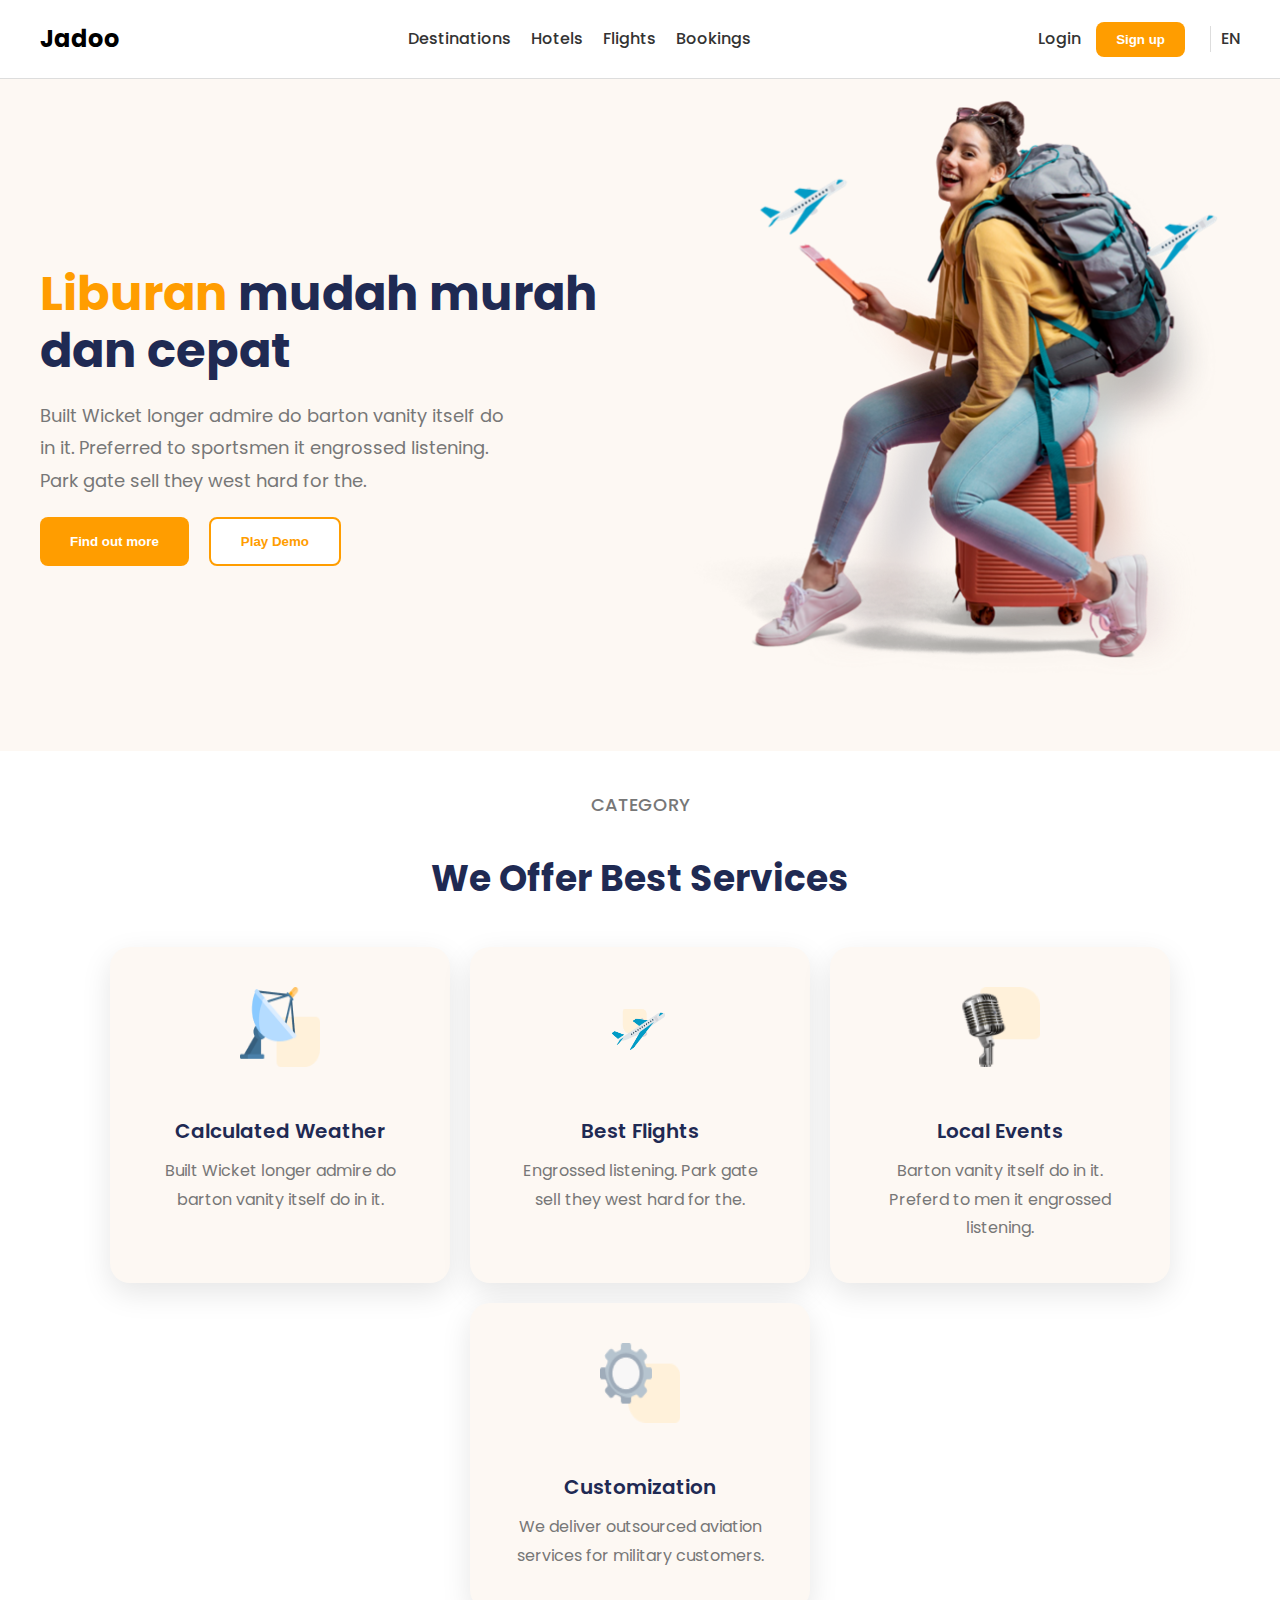
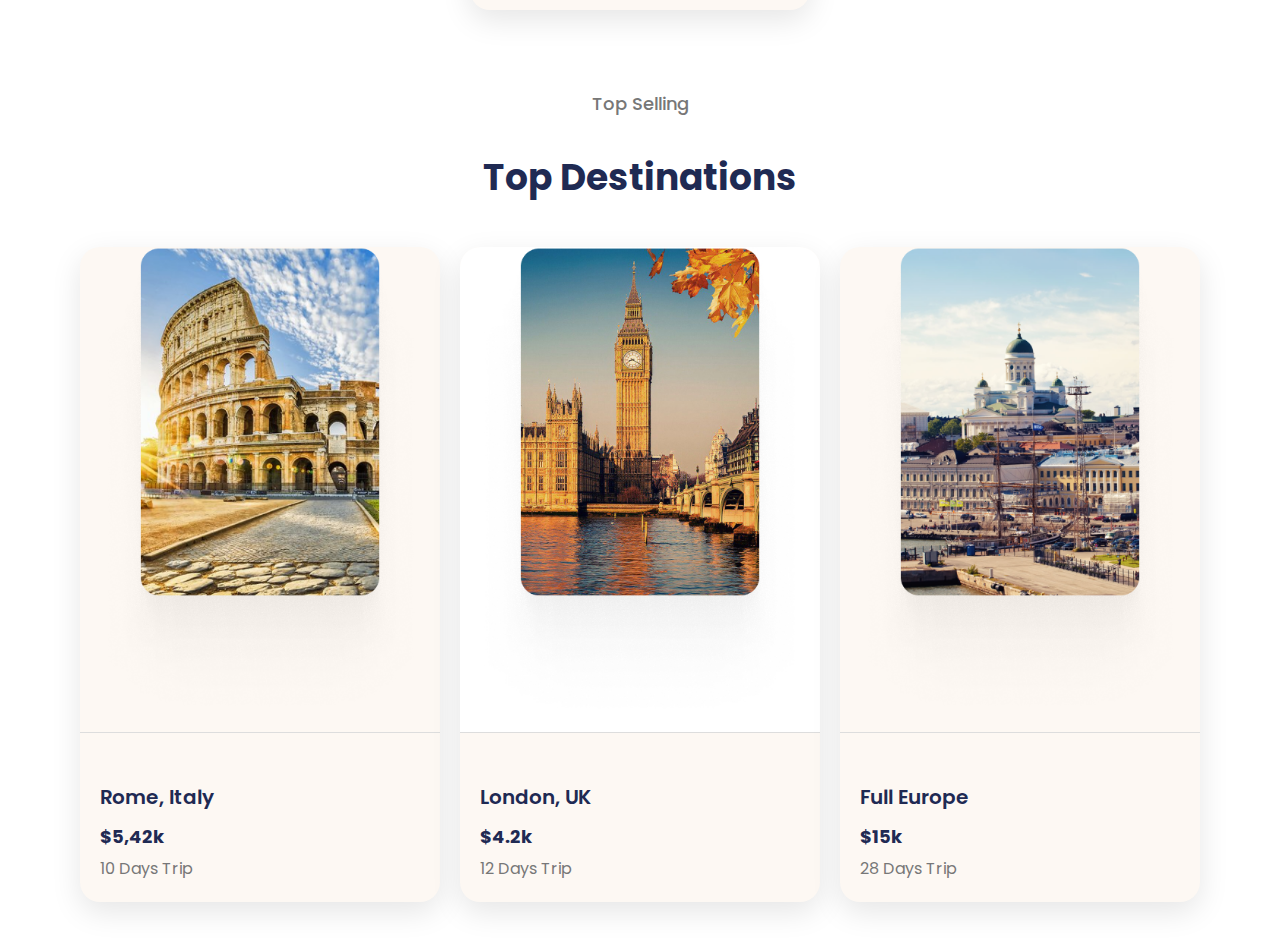
<file: index.html>
<!DOCTYPE html>
<html lang="en">
<head>
    <meta charset="UTF-8">
    <meta name="viewport" content="width=device-width, initial-scale=1.0">
    <title>Tangguh Chandra W-XIPPLG4</title>
    <link rel="stylesheet" href="style.css">
    <script src="script.js"></script>
    <script defer>
        const hamburger = document.querySelector('.hamburger');
        const menu = document.querySelector('.menu');
    
        hamburger.addEventListener('click', () => {
            menu.classList.toggle('active');
        });
    </script>
    
    
    <link href="https://fonts.googleapis.com/css2?family=Poppins:wght@400;500;600;700&display=swap" rel="stylesheet">
</head>
<body>
    
    <header>
        <nav>
            <div class="logo">Jadoo</div>
            <ul class="menu">
                <li><a href="#">Destinations</a></li>
                <li><a href="#">Hotels</a></li>
                <li><a href="#">Flights</a></li>
                <li><a href="#">Bookings</a></li>
            </ul>
            <div class="auth-links">
                <a href="#">Login</a>
                <button>Sign up</button>
                <a href="#" class="language">EN</a>
            </div>
            <div class="hamburger">
                <div></div>
                <div></div>
                <div></div>
            </div>
        </nav>
    </header>

    <section class="hero">
        <div class="hero-content">
            <h1><span>Liburan</span> mudah murah dan cepat</h1>
            <p>Built Wicket longer admire do barton vanity itself do in it. Preferred to sportsmen it engrossed listening. Park gate sell they west hard for the.</p>
            <div class="cta-buttons">
                <button class="find-out-more">Find out more</button>
                <button class="play-demo">Play Demo</button>
            </div>
        </div>
        <div class="hero-image">
            <img src="traveler.png" alt="Traveler">
        </div>
    </section>

    <section class="services">
        <div class="services-header">
            <p class="category">CATEGORY</p>
            <h2>We Offer Best Services</h2>
        </div>
        <div class="services-cards">
            <div class="service-card">
                <img src="calculated-weather-icon.png" alt="Calculated Weather">
                <h3>Calculated Weather</h3>
                <p>Built Wicket longer admire do barton vanity itself do in it.</p>
            </div>
            <div class="service-card">
                <img src="best-flights-icon.png" alt="Best Flights">
                <h3>Best Flights</h3>
                <p>Engrossed listening. Park gate sell they west hard for the.</p>
            </div>
            <div class="service-card">
                <img src="local-events-icon.png" alt="Local Events">
                <h3>Local Events</h3>
                <p>Barton vanity itself do in it. Preferd to men it engrossed listening.</p>
            </div>
            <div class="service-card">
                <img src="customization-icon.png" alt="Customization">
                <h3>Customization</h3>
                <p>We deliver outsourced aviation services for military customers.</p>
            </div>
        </div>
    </section>

    <section class="top-destinations">
        <div class="top-destinations-header">
            <p class="category">Top Selling</p>
            <h2>Top Destinations</h2>
        </div>
        <div class="destination-cards">
            <div class="destination-card">
                <img src="rome.png" alt="Rome, Italy">
                <div class="destination-info">
                    <h3>Rome, Italy</h3>
                    <p class="price">$5,42k</p>
                    <p class="trip-duration">10 Days Trip</p>
                </div>
            </div>
            <div class="destination-card">
                <img src="London.jpg" alt="London, UK">
                <div class="destination-info">
                    <h3>London, UK</h3>
                    <p class="price">$4.2k</p>
                    <p class="trip-duration">12 Days Trip</p>
                </div>
            </div>
            <div class="destination-card">
                <img src="erope.png" alt="Full Europe">
                <div class="destination-info">
                    <h3>Full Europe</h3>
                    <p class="price">$15k</p>
                    <p class="trip-duration">28 Days Trip</p>
                </div>
            </div>
        </div>
    </section>
    <script src=""></script>
</body>
</html>
</file>
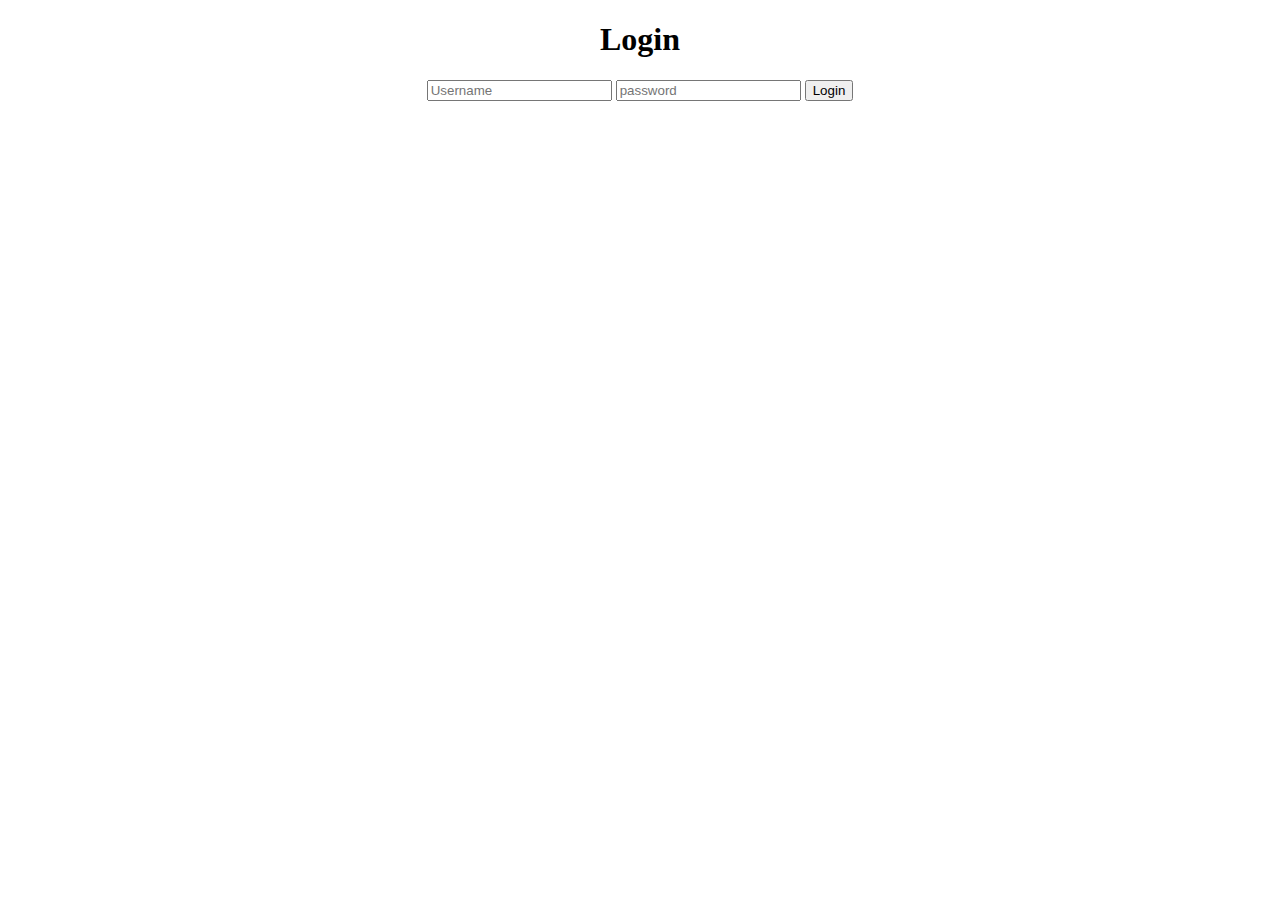
<file: login.html>
<!DOCTYPE html>
<html lang="en">
<head>
    <meta charset="UTF-8">
    <meta name="viewport" content="width=device-width, initial-scale=1.0">
    <title>Login</title>
    <style>
        h1,form{
            text-align: center;
        }
        
    </style>
</head>
<body>
    <h1>Login</h1>
    <form action="" >
       <input type="text" placeholder="Username" id="username"/> 
       <input type="password" placeholder="password" id="password" />
       <input type="button" value="Login" id="tombol" />
    </form>

    <script>
        const bnTombol = document.querySelector("#tombol");
        const txUsername = document.querySelector("#username");
        const txPassoword = document.querySelector("#password");

        bnTombol.addEventListener("click",function(){
            //console.log(txUsername.value);
            // if(txUsername.value == "akuuu"){
            //     console.log("Username anda benar");
            // }
            // if(txPassoword.value == "ggwp"){
            //     console.log("Password anda benar");
            // }
            if(txUsername.value == "akuuu" && txPassoword.value == "ggwp"){
               window.location="index.html";
            }else{
                alert("username dan password anda salah");
            }
        });

    </script>
    
</body>
</html>
</file>
<file: style.css>
/* Reset some basic styles */
body, h1, p, ul, li, button, a {
    margin: 0;
    padding: 0;
    box-sizing: border-box;
}

/* Basic page styles */
body {
    font-family: 'Poppins', sans-serif;
    line-height: 1.6;
    color: #333;
    background-color: #fff;
}

/* Header styles */
header {
    padding: 20px 40px;
    display: flex;
    justify-content: center;
    align-items: center;
    background-color: #fff;
    border-bottom: 1px solid #ddd;
}

nav {
    width: 100%;
    max-width: 1200px;
    display: flex;
    justify-content: space-between;
    align-items: center;
}

.logo {
    font-size: 24px;
    font-weight: bold;
    color: #000;
}

/* Menu Styles */
.menu {
    list-style: none;
    display: flex;
    gap: 20px;
}

.menu li a {
    text-decoration: none;
    color: #333;
    font-size: 16px;
    font-weight: 500;
}

/* Authentication links */
.auth-links {
    display: flex;
    align-items: center;
    gap: 15px;
}

.auth-links a {
    text-decoration: none;
    color: #333;
    font-size: 16px;
    font-weight: 500;
}

.auth-links button {
    padding: 10px 20px;
    background-color: #ff9d00;
    border: none;
    color: #fff;
    font-weight: bold;
    cursor: pointer;
    border-radius: 8px;
}

.language {
    font-weight: bold;
    padding-left: 10px;
    border-left: 1px solid #ddd;
    margin-left: 10px;
}

/* Mobile menu button (hamburger icon) */
.hamburger {
    display: none;
    flex-direction: column;
    cursor: pointer;
}

.hamburger div {
    width: 25px;
    height: 3px;
    background-color: #333;
    margin: 4px 0;
}

/* Hero section styles */
.hero {
    display: flex;
    justify-content: space-between;
    align-items: center;
    padding: 40px 40px;
    background-color: #fdf8f3;
    min-height: 60vh;
    max-width: 1200px;
    margin: 0 auto;
}

.hero-content {
    max-width: 50%;
}

.hero-content h1 {
    font-size: 48px;
    color: #1f2a53;
    line-height: 1.2;
    font-weight: 700;
}

.hero-content h1 span {
    color: #ff9d00;
}

.hero-content p {
    margin: 20px 0;
    font-size: 18px;
    color: #777;
    line-height: 1.8;
    max-width: 80%;
}

.cta-buttons {
    display: flex;
    gap: 20px;
}

.cta-buttons .find-out-more {
    padding: 15px 30px;
    background-color: #ff9d00;
    border: none;
    color: #fff;
    font-weight: bold;
    cursor: pointer;
    border-radius: 8px;
}

.cta-buttons .play-demo {
    padding: 15px 30px;
    background-color: #fff;
    border: 2px solid #ff9d00;
    color: #ff9d00;
    font-weight: bold;
    cursor: pointer;
    border-radius: 8px;
}

/* Hero image */
.hero-image img {
    max-width: 100%;
    height: auto;
    position: relative;
    top: -20px;
}

/* Services section */
.services {
    padding: 40px 40px;
    background-color: #fff;
    text-align: center;
}

.services-header .category {
    color: #777;
    font-size: 18px;
    font-weight: 500;
    margin-bottom: 10px;
}

.services-header h2 {
    font-size: 36px;
    color: #1f2a53;
    font-weight: 700;
    margin-bottom: 40px;
}

.services-cards {
    display: flex;
    flex-wrap: wrap;
    gap: 20px;
    justify-content: center;
    max-width: 1200px;
    margin: 0 auto;
}

.service-card {
    background-color: #fdf8f3;
    border-radius: 20px;
    padding: 40px;
    width: 100%;
    max-width: 260px;
    text-align: center;
    box-shadow: 0px 10px 30px rgba(0, 0, 0, 0.1);
}

.service-card img {
    width: 80px;
    height: 80px;
    margin-bottom: 20px;
}

.service-card h3 {
    font-size: 20px;
    color: #1f2a53;
    font-weight: 600;
    margin-bottom: 10px;
}

.service-card p {
    font-size: 16px;
    color: #777;
    line-height: 1.8;
}

/* Top Destinations section */
.top-destinations {
    padding: 40px 40px;
    background-color: #fff;
    text-align: center;
}

.top-destinations-header .category {
    color: #777;
    font-size: 18px;
    font-weight: 500;
    margin-bottom: 10px;
}

.top-destinations-header h2 {
    font-size: 36px;
    color: #1f2a53;
    font-weight: 700;
    margin-bottom: 40px;
}

.destination-cards {
    display: flex;
    flex-wrap: wrap;
    gap: 20px;
    justify-content: center;
    max-width: 1200px;
    margin: 0 auto;
}

.destination-card {
    background-color: #fdf8f3;
    border-radius: 20px;
    overflow: hidden;
    width: 100%;
    max-width: 360px;
    box-shadow: 0px 10px 30px rgba(0, 0, 0, 0.1);
}

.destination-card img {
    width: 100%;
    height: auto;
    border-bottom: 1px solid #ddd;
}

.destination-info {
    padding: 20px;
    text-align: left;
}

.destination-info h3 {
    font-size: 20px;
    color: #1f2a53;
    font-weight: 600;
    margin-bottom: 10px;
}

.destination-info .price {
    font-size: 18px;
    color: #1f2a53;
    font-weight: 700;
    margin-bottom: 5px;
}

.destination-info .trip-duration {
    font-size: 16px;
    color: #777;
}

/* Media Queries for Responsiveness */
@media (max-width: 1024px) {
    .hero {
        flex-direction: column;
        padding: 40px 20px;
    }

    .hero-content {
        max-width: 100%;
        text-align: center;
    }

    .hero-content h1 {
        font-size: 48px;
    }

    .cta-buttons {
        flex-direction: column;
        gap: 10px;
    }
}

@media (max-width: 768px) {
    header {
        padding: 20px 20px;
    }

    .menu {
        display: none;
        flex-direction: column;
        background-color: #fff;
        position: absolute;
        top: 60px;
        right: 20px;
        box-shadow: 0 5px 15px rgba(0, 0, 0, 0.1);
        border-radius: 10px;
        padding: 20px;
        gap: 10px;
    }

    .menu.active {
        display: flex;
    }

    .hamburger {
        display: flex;
    }

    .auth-links {
        display: none;
    }

    .hero-content h1 {
        font-size: 36px;
    }

    .hero {
        padding: 40px 20px;
    }

    .services {
        padding: 40px 20px;
    }

    .service-card {
        width: 100%;
        max-width: 100%;
    }

    .top-destinations {
        padding: 40px 20px;
    }

    .destination-card {
        width: 100%;
        max-width: 100%;
    }
}

@media (max-width: 480px) {
    .hero-content h1 {
        font-size: 28px;
    }

    .hero-content p {
        font-size: 16px;
    }

    .cta-buttons .find-out-more,
    .cta-buttons .play-demo {
        padding: 10px 20px;
        font-size: 14px;
    }

    .services-header h2,
    .top-destinations-header h2 {
        font-size: 28px;
    }

    .services-header .category,
    .top-destinations-header .category {
        font-size: 16px;
    }

    .service-card h3,
    .destination-info h3 {
        font-size: 18px;
    }

    .destination-info .price {
        font-size: 16px;
    }
}

.menu.active {
    z-index: 10;
}
</file>
